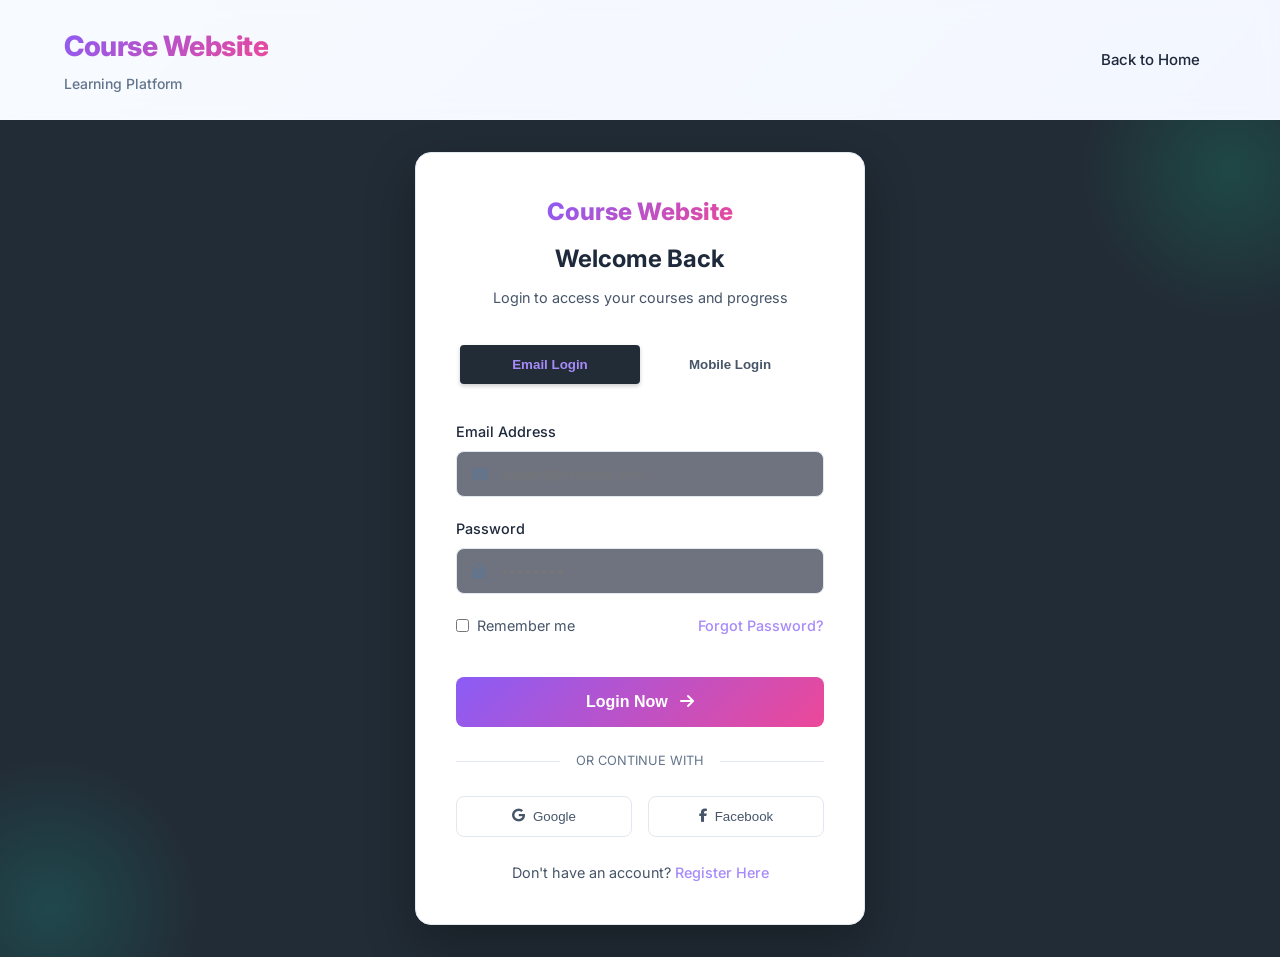
<file: pages/login.html>
<!DOCTYPE html>
<html lang="en">

<head>
    <meta charset="UTF-8">
    <meta name="viewport" content="width=device-width, initial-scale=1.0">
    <title>Login - Course Website</title>
    <link rel="stylesheet" href="../css/style.css">
    <link href="https://fonts.googleapis.com/css2?family=Inter:wght@300;400;500;600;700;800&display=swap"
        rel="stylesheet">
    <link rel="stylesheet" href="https://cdnjs.cloudflare.com/ajax/libs/font-awesome/6.4.0/css/all.min.css">
    <style>
        .auth-container {
            min-height: 80vh;
            display: flex;
            align-items: center;
            justify-content: center;
            padding: 2rem 1rem;
            background: var(--dark-bg);
            position: relative;
            overflow: hidden;
        }

        /* Background decorations */
        .auth-container::before {
            content: '';
            position: absolute;
            top: -100px;
            right: -100px;
            width: 300px;
            height: 300px;
            background: radial-gradient(circle, rgba(16, 185, 129, 0.2) 0%, transparent 70%);
            border-radius: 50%;
            z-index: 1;
        }

        .auth-container::after {
            content: '';
            position: absolute;
            bottom: -100px;
            left: -100px;
            width: 300px;
            height: 300px;
            background: radial-gradient(circle, rgba(20, 184, 166, 0.2) 0%, transparent 70%);
            border-radius: 50%;
            z-index: 1;
        }

        .auth-card {
            background: var(--dark-card);
            border: 1px solid var(--dark-border);
            border-radius: 1rem;
            width: 100%;
            max-width: 450px;
            padding: 2.5rem;
            position: relative;
            z-index: 2;
            box-shadow: var(--shadow-xl);
            animation: slideUp 0.5s ease-out;
        }

        @keyframes slideUp {
            from {
                opacity: 0;
                transform: translateY(20px);
            }

            to {
                opacity: 1;
                transform: translateY(0);
            }
        }

        .auth-header {
            text-align: center;
            margin-bottom: 2rem;
        }

        .auth-logo {
            font-size: 1.5rem;
            font-weight: 800;
            background: var(--gradient-primary);
            -webkit-background-clip: text;
            background-clip: text;
            -webkit-text-fill-color: transparent;
            margin-bottom: 0.5rem;
            display: inline-block;
        }

        .auth-title {
            color: var(--text-primary);
            font-size: 1.5rem;
            margin-bottom: 0.5rem;
        }

        .auth-subtitle {
            color: var(--text-secondary);
            font-size: 0.9rem;
        }

        /* Tabs */
        .auth-tabs {
            display: flex;
            background: rgba(255, 255, 255, 0.05);
            padding: 0.25rem;
            border-radius: 0.5rem;
            margin-bottom: 2rem;
        }

        .auth-tab {
            flex: 1;
            padding: 0.75rem;
            text-align: center;
            border: none;
            background: transparent;
            color: var(--text-secondary);
            font-weight: 600;
            cursor: pointer;
            border-radius: 0.25rem;
            transition: all 0.3s ease;
        }

        .auth-tab.active {
            background: var(--dark-bg);
            color: var(--primary-light);
            box-shadow: 0 2px 4px rgba(0, 0, 0, 0.2);
        }

        /* Form */
        .form-group {
            margin-bottom: 1.25rem;
        }

        .form-label {
            display: block;
            color: var(--text-primary);
            margin-bottom: 0.5rem;
            font-size: 0.9rem;
            font-weight: 500;
        }

        .form-input-wrapper {
            position: relative;
        }

        .form-input-wrapper i {
            position: absolute;
            left: 1rem;
            top: 50%;
            transform: translateY(-50%);
            color: var(--text-muted);
            transition: color 0.3s ease;
        }

        .form-input {
            width: 100%;
            padding: 0.875rem 1rem 0.875rem 2.75rem;
            background: rgba(15, 23, 42, 0.6);
            border: 1px solid var(--dark-border);
            border-radius: 0.5rem;
            color: white;
            font-family: inherit;
            transition: all 0.3s ease;
        }

        .form-input:focus {
            outline: none;
            border-color: var(--primary-color);
            box-shadow: 0 0 0 3px rgba(16, 185, 129, 0.1);
        }

        .form-input:focus+i {
            color: var(--primary-color);
        }

        .auth-btn {
            width: 100%;
            padding: 1rem;
            background: var(--gradient-primary);
            border: none;
            border-radius: 0.5rem;
            color: white;
            font-weight: 600;
            font-size: 1rem;
            cursor: pointer;
            transition: transform 0.2s, box-shadow 0.2s;
            margin-top: 1rem;
        }

        .auth-btn:hover {
            transform: translateY(-2px);
            box-shadow: var(--shadow-glow);
        }

        .auth-footer {
            margin-top: 1.5rem;
            text-align: center;
            color: var(--text-secondary);
            font-size: 0.9rem;
        }

        .auth-link {
            color: var(--primary-light);
            text-decoration: none;
            font-weight: 500;
        }

        .auth-link:hover {
            text-decoration: underline;
        }

        .divider {
            display: flex;
            align-items: center;
            margin: 1.5rem 0;
            color: var(--text-muted);
            font-size: 0.8rem;
        }

        .divider::before,
        .divider::after {
            content: '';
            flex: 1;
            height: 1px;
            background: var(--dark-border);
        }

        .divider span {
            padding: 0 1rem;
        }

        .social-login {
            display: flex;
            gap: 1rem;
        }

        .social-btn {
            flex: 1;
            padding: 0.75rem;
            background: transparent;
            border: 1px solid var(--dark-border);
            border-radius: 0.5rem;
            color: var(--text-secondary);
            cursor: pointer;
            display: flex;
            align-items: center;
            justify-content: center;
            gap: 0.5rem;
            transition: all 0.3s ease;
        }

        .social-btn:hover {
            background: rgba(255, 255, 255, 0.05);
            border-color: var(--text-secondary);
            color: white;
        }
    </style>
</head>

<body>
    <header class="header">
        <div class="container">
            <div class="nav-wrapper">
                <div class="logo">
                    <h2>Course Website</h2>
                    <p>Learning Platform</p>
                </div>
                <!-- Only Home link needed here for clean auth page -->
                <nav class="nav-menu" style="display: block;">
                    <ul>
                        <li><a href="../index.html">Back to Home</a></li>
                    </ul>
                </nav>
            </div>
        </div>
    </header>

    <div class="auth-container">
        <div class="auth-card">
            <div class="auth-header">
                <div class="auth-logo">Course Website</div>
                <h1 class="auth-title">Welcome Back</h1>
                <p class="auth-subtitle">Login to access your courses and progress</p>
            </div>

            <!-- Toggle Buttons -->
            <div class="auth-tabs">
                <button class="auth-tab active" id="tabEmail" onclick="switchTab('email')">Email Login</button>
                <button class="auth-tab" id="tabMobile" onclick="switchTab('mobile')">Mobile Login</button>
            </div>

            <!-- Login Form -->
            <form id="loginForm" onsubmit="handleLogin(event)">
                <!-- Email Field (Default) -->
                <div class="form-group" id="emailGroup">
                    <label class="form-label">Email Address</label>
                    <div class="form-input-wrapper">
                        <input type="email" class="form-input" placeholder="student@example.com" required>
                        <i class="fas fa-envelope"></i>
                    </div>
                </div>

                <!-- Mobile Field (Hidden by default) -->
                <div class="form-group" id="mobileGroup" style="display: none;">
                    <label class="form-label">Mobile Number</label>
                    <div class="form-input-wrapper">
                        <input type="tel" class="form-input" placeholder="+91 XXXXX XXXXX">
                        <i class="fas fa-phone"></i>
                    </div>
                </div>

                <div class="form-group">
                    <label class="form-label">Password</label>
                    <div class="form-input-wrapper">
                        <input type="password" class="form-input" placeholder="••••••••" required>
                        <i class="fas fa-lock"></i>
                    </div>
                </div>

                <div
                    style="display: flex; justify-content: space-between; align-items: center; margin-bottom: 1.5rem; font-size: 0.9rem;">
                    <label
                        style="display: flex; align-items: center; gap: 0.5rem; color: var(--text-secondary); cursor: pointer;">
                        <input type="checkbox" style="accent-color: var(--primary-color);"> Remember me
                    </label>
                    <a href="#" class="auth-link">Forgot Password?</a>
                </div>

                <button type="submit" class="auth-btn">
                    Login Now <i class="fas fa-arrow-right" style="margin-left: 0.5rem;"></i>
                </button>
            </form>

            <div class="divider">
                <span>OR CONTINUE WITH</span>
            </div>

            <div class="social-login">
                <button class="social-btn">
                    <i class="fab fa-google"></i> Google
                </button>
                <button class="social-btn">
                    <i class="fab fa-facebook-f"></i> Facebook
                </button>
            </div>

            <div class="auth-footer">
                Don't have an account? <a href="#" class="auth-link">Register Here</a>
            </div>
        </div>
    </div>

    <script>
        function switchTab(type) {
            const emailGroup = document.getElementById('emailGroup');
            const mobileGroup = document.getElementById('mobileGroup');
            const tabEmail = document.getElementById('tabEmail');
            const tabMobile = document.getElementById('tabMobile');
            const emailInput = emailGroup.querySelector('input');
            const mobileInput = mobileGroup.querySelector('input');

            if (type === 'mobile') {
                emailGroup.style.display = 'none';
                mobileGroup.style.display = 'block';
                tabEmail.classList.remove('active');
                tabMobile.classList.add('active');

                emailInput.removeAttribute('required');
                mobileInput.setAttribute('required', 'true');
            } else {
                mobileGroup.style.display = 'none';
                emailGroup.style.display = 'block';
                tabMobile.classList.remove('active');
                tabEmail.classList.add('active');

                mobileInput.removeAttribute('required');
                emailInput.setAttribute('required', 'true');
            }
        }

        function handleLogin(e) {
            e.preventDefault();
            const btn = e.target.querySelector('button[type="submit"]');
            const originalText = btn.innerHTML;

            // Simulation
            btn.innerHTML = '<i class="fas fa-spinner fa-spin"></i> Logging in...';
            btn.style.opacity = '0.8';

            setTimeout(() => {
                btn.innerHTML = 'Success! Redirecting...';
                btn.style.background = 'var(--primary-dark)';

                setTimeout(() => {
                    // Redirect to home/dashboard
                    window.location.href = '../index.html';
                }, 1000);
            }, 1500);
        }
    </script>
</body>

</html>
</file>
<file: css/style.css>
/* Reset and Base Styles */
* {
    margin: 0;
    padding: 0;
    box-sizing: border-box;
}

:root {
    /* Primary Colors - Purple/Pink Theme */
    --primary-color: #8b5cf6;
    /* Violet */
    --primary-dark: #7c3aed;
    --primary-light: #a78bfa;

    /* Secondary Colors - Pink/Blue Accent */
    --secondary-color: #ec4899;
    /* Pink */
    --secondary-dark: #db2777;

    /* Neutral Colors - Light Theme with Dark Elements */
    --body-bg: linear-gradient(135deg, #eff6ff 0%, #e0e7ff 100%);
    --dark-bg: #222C36;
    /* Used for Header and Footer */
    --dark-card: #ffffff;
    /* Card backgrounds */
    --dark-border: #e2e8f0;
    --text-primary: #1e293b;
    --text-secondary: #475569;
    --text-muted: #64748b;
    --header-footer-text: #f8fafc;

    /* Gradients - Purple, Pink & Blue */
    --gradient-primary: linear-gradient(135deg, #8b5cf6 0%, #ec4899 100%);
    --gradient-secondary: linear-gradient(135deg, #ec4899 0%, #3b82f6 100%);
    --gradient-accent: linear-gradient(135deg, #a78bfa 0%, #60a5fa 100%);
    --gradient-hero: linear-gradient(135deg, #8b5cf6 0%, #ec4899 50%, #3b82f6 100%);

    /* Spacing */
    --container-width: 1200px;
    --spacing-xs: 0.5rem;
    --spacing-sm: 1rem;
    --spacing-md: 1.5rem;
    --spacing-lg: 2rem;
    --spacing-xl: 3rem;
    --spacing-2xl: 4rem;

    /* Typography */
    --font-family: 'Inter', -apple-system, BlinkMacSystemFont, 'Segoe UI', Roboto, sans-serif;
    --font-size-base: 16px;

    /* Shadows */
    --shadow-sm: 0 2px 4px rgba(0, 0, 0, 0.1);
    --shadow-md: 0 4px 12px rgba(0, 0, 0, 0.15);
    --shadow-lg: 0 10px 30px rgba(0, 0, 0, 0.2);
    --shadow-xl: 0 20px 50px rgba(0, 0, 0, 0.3);
    --shadow-glow: 0 0 20px rgba(139, 92, 246, 0.3);

    /* Border Radius */
    --radius-sm: 0.375rem;
    --radius-md: 0.5rem;
    --radius-lg: 0.75rem;
    --radius-xl: 1rem;
    --radius-2xl: 1.5rem;

    /* Transitions */
    --transition-fast: 0.15s ease;
    --transition-base: 0.3s ease;
    --transition-slow: 0.5s ease;
}

body {
    font-family: var(--font-family);
    font-size: var(--font-size-base);
    line-height: 1.6;
    color: var(--text-primary);
    background: var(--body-bg);
    overflow-x: hidden;
}

.container {
    max-width: var(--container-width);
    margin: 0 auto;
    padding: 0 var(--spacing-md);
}

.header {
    background: rgba(255, 255, 255, 0.5);
    backdrop-filter: blur(10px);
    border-bottom: 1px solid rgba(255, 255, 255, 0.2);
    position: sticky;
    top: 0;
    z-index: 1000;
}

.nav-wrapper {
    display: flex;
    justify-content: space-between;
    align-items: center;
    padding: var(--spacing-md) 0;
}

.logo h2 {
    font-size: 1.75rem;
    font-weight: 800;
    background: var(--gradient-primary);
    -webkit-background-clip: text;
    -webkit-text-fill-color: transparent;
    background-clip: text;
    margin-bottom: 0.25rem;
    letter-spacing: -0.5px;
}

.logo p {
    font-size: 0.875rem;
    color: var(--text-muted);
    font-weight: 500;
}

.nav-menu ul {
    display: flex;
    list-style: none;
    gap: var(--spacing-md);
}

.nav-menu a {
    color: var(--text-primary);
    text-decoration: none;
    font-weight: 500;
    font-size: 0.9375rem;
    padding: var(--spacing-xs) var(--spacing-sm);
    border-radius: var(--radius-md);
    transition: all var(--transition-base);
    position: relative;
}

.nav-menu a::after {
    content: '';
    position: absolute;
    bottom: 0;
    left: 50%;
    width: 0;
    height: 2px;
    background: var(--gradient-primary);
    transform: translateX(-50%);
    transition: width var(--transition-base);
}

.nav-menu a:hover,
.nav-menu a.active {
    color: var(--primary-light);
}

.nav-menu a:hover::after,
.nav-menu a.active::after {
    width: 80%;
}

.mobile-menu-toggle {
    display: none;
    flex-direction: column;
    gap: 0.375rem;
    cursor: pointer;
    padding: var(--spacing-xs);
}

.mobile-menu-toggle span {
    width: 1.75rem;
    height: 0.1875rem;
    background: var(--gradient-primary);
    border-radius: var(--radius-sm);
    transition: all var(--transition-base);
}

/* Hero Section */
.hero-section {
    padding: var(--spacing-2xl) 0;
    background: var(--gradient-hero);
    position: relative;
    overflow: hidden;
}

.hero-section::before {
    content: '';
    position: absolute;
    top: -50%;
    right: -20%;
    width: 600px;
    height: 600px;
    background: radial-gradient(circle, rgba(139, 92, 246, 0.2) 0%, transparent 70%);
    border-radius: 50%;
    animation: float 6s ease-in-out infinite;
}

.hero-section::after {
    content: '';
    position: absolute;
    bottom: -30%;
    left: -10%;
    width: 400px;
    height: 400px;
    background: radial-gradient(circle, rgba(236, 72, 153, 0.2) 0%, transparent 70%);
    border-radius: 50%;
    animation: float 8s ease-in-out infinite reverse;
}

@keyframes float {

    0%,
    100% {
        transform: translateY(0) rotate(0deg);
    }

    50% {
        transform: translateY(-20px) rotate(5deg);
    }
}

.hero-content {
    display: flex;
    justify-content: space-between;
    align-items: center;
    gap: var(--spacing-xl);
    position: relative;
    z-index: 1;
}

.hero-text {
    flex: 1;
}

.hero-title {
    font-size: 3.5rem;
    font-weight: 800;
    margin-bottom: var(--spacing-md);
    line-height: 1.2;
    letter-spacing: -1px;
    text-shadow: 0 4px 12px rgba(0, 0, 0, 0.3);
}

.hero-subtitle {
    font-size: 1.375rem;
    color: var(--text-secondary);
    font-weight: 400;
    margin-bottom: var(--spacing-lg);
}

.hero-image {
    flex: 1;
    display: flex;
    justify-content: center;
    align-items: center;
}

.hero-image img {
    width: 100%;
    max-width: 500px;
    filter: drop-shadow(0 20px 40px rgba(0, 0, 0, 0.3));
    animation: bounce 3s ease-in-out infinite;
}

@keyframes bounce {

    0%,
    100% {
        transform: translateY(0);
    }

    50% {
        transform: translateY(-15px);
    }
}

/* CTA Section */
.cta-section {
    padding: var(--spacing-2xl) 0;
    background: transparent;
    text-align: center;
}

.cta-content h2 {
    font-size: 2.5rem;
    font-weight: 700;
    margin-bottom: var(--spacing-md);
    background: var(--gradient-accent);
    -webkit-background-clip: text;
    -webkit-text-fill-color: transparent;
    background-clip: text;
}

.cta-content p {
    font-size: 1.125rem;
    color: var(--text-secondary);
    margin-bottom: var(--spacing-lg);
}

.btn {
    display: inline-block;
    padding: var(--spacing-md) var(--spacing-xl);
    border-radius: var(--radius-lg);
    text-decoration: none;
    font-weight: 600;
    font-size: 1.0625rem;
    transition: all var(--transition-base);
    border: none;
    cursor: pointer;
    position: relative;
    overflow: hidden;
}

.btn::before {
    content: '';
    position: absolute;
    top: 0;
    left: -100%;
    width: 100%;
    height: 100%;
    background: linear-gradient(90deg, transparent, rgba(255, 255, 255, 0.2), transparent);
    transition: left 0.5s;
}

.btn:hover::before {
    left: 100%;
}

.btn-primary {
    background: var(--gradient-primary);
    color: white;
    box-shadow: 0 4px 15px rgba(139, 92, 246, 0.4);
}

.btn-primary:hover {
    transform: translateY(-2px);
    box-shadow: 0 6px 25px rgba(139, 92, 246, 0.6);
}

/* Stats Section */
.stats-section {
    padding: var(--spacing-2xl) 0;
    background: transparent;
}

.stats-grid {
    display: grid;
    grid-template-columns: repeat(auto-fit, minmax(250px, 1fr));
    gap: var(--spacing-lg);
}

.stat-card {
    background: var(--dark-card);
    padding: var(--spacing-xl);
    border-radius: var(--radius-xl);
    text-align: center;
    border: 1px solid var(--dark-border);
    transition: all var(--transition-base);
    position: relative;
    overflow: hidden;
}

.stat-card::before {
    content: '';
    position: absolute;
    top: 0;
    left: 0;
    width: 100%;
    height: 100%;
    background: var(--gradient-primary);
    opacity: 0;
    transition: opacity var(--transition-base);
}

.stat-card:hover {
    transform: translateY(-8px);
    box-shadow: var(--shadow-xl);
    border-color: var(--primary-color);
}

.stat-card:hover::before {
    opacity: 0.1;
}

.stat-icon {
    font-size: 3rem;
    margin-bottom: var(--spacing-md);
    background: var(--gradient-primary);
    -webkit-background-clip: text;
    -webkit-text-fill-color: transparent;
    background-clip: text;
    position: relative;
    z-index: 1;
}

.stat-number {
    font-size: 2.5rem;
    font-weight: 800;
    color: var(--text-primary);
    margin-bottom: var(--spacing-xs);
    position: relative;
    z-index: 1;
}

.stat-label {
    font-size: 1.125rem;
    color: var(--text-secondary);
    font-weight: 500;
    position: relative;
    z-index: 1;
}

/* Footer */
.footer {
    background: #000000;
    padding: var(--spacing-2xl) 0 var(--spacing-md);
    border-top: 1px solid rgba(255, 255, 255, 0.1);
}

.footer-content {
    display: grid;
    grid-template-columns: 2fr 1fr 1fr 1fr;
    gap: var(--spacing-xl);
    margin-bottom: var(--spacing-xl);
}

.footer-column h3 {
    font-size: 1.5rem;
    font-weight: 700;
    margin-bottom: var(--spacing-sm);
    background: var(--gradient-primary);
    -webkit-background-clip: text;
    -webkit-text-fill-color: transparent;
    background-clip: text;
}

.footer-column h4 {
    font-size: 1.125rem;
    font-weight: 600;
    margin-bottom: var(--spacing-md);
    color: #ffffff;
}

.footer-column p {
    color: #e2e8f0;
}

.footer-tagline {
    font-size: 0.875rem;
    color: #e2e8f0;
    margin-bottom: var(--spacing-md);
    font-weight: 500;
}

.footer-description {
    font-size: 0.9375rem;
    color: #cbd5e1;
    margin-bottom: var(--spacing-sm);
    line-height: 1.7;
}

.organizations {
    font-size: 0.9375rem;
    color: var(--primary-light);
    font-weight: 600;
    margin-bottom: var(--spacing-sm);
}

.footer-motto {
    font-size: 1rem;
    color: #ffffff;
    font-weight: 700;
    margin-top: var(--spacing-md);
    margin-bottom: var(--spacing-md);
}

.footer-contact {
    margin-top: var(--spacing-md);
}

.footer-contact p {
    margin-bottom: var(--spacing-xs);
    display: flex;
    align-items: center;
    gap: var(--spacing-sm);
    font-size: 0.9375rem;
}

.footer-contact i {
    color: var(--primary-color);
}

.footer-contact a {
    color: #cbd5e1;
    text-decoration: none;
    transition: color var(--transition-base);
}

.footer-contact a:hover {
    color: var(--primary-light);
}

.footer-links {
    list-style: none;
}

.footer-links li {
    margin-bottom: var(--spacing-sm);
}

.footer-links a {
    color: #cbd5e1;
    text-decoration: none;
    transition: all var(--transition-base);
    display: inline-block;
}

.footer-links a:hover {
    color: var(--primary-light);
    transform: translateX(5px);
}

.social-links {
    display: flex;
    gap: var(--spacing-sm);
    margin-top: var(--spacing-md);
}

.social-icon {
    width: 2.5rem;
    height: 2.5rem;
    border-radius: 50%;
    background: rgba(255, 255, 255, 0.05);
    border: 1px solid rgba(255, 255, 255, 0.1);
    display: flex;
    align-items: center;
    justify-content: center;
    color: #ffffff;
    text-decoration: none;
    transition: all var(--transition-base);
}

.social-icon:hover {
    background: var(--gradient-primary);
    color: white;
    transform: translateY(-3px);
    box-shadow: var(--shadow-glow);
}

.app-button {
    display: inline-block;
    margin-top: var(--spacing-md);
}

.app-button img {
    height: 3.125rem;
    transition: transform var(--transition-base);
}

.app-button:hover img {
    transform: scale(1.05);
}

.footer-bottom {
    border-top: 1px solid rgba(255, 255, 255, 0.1);
    padding-top: var(--spacing-md);
    margin-top: var(--spacing-xl);
    display: flex;
    justify-content: space-between;
    align-items: center;
    flex-wrap: wrap;
    gap: var(--spacing-md);
}

.footer-bottom p {
    color: #94a3b8;
    font-size: 0.9375rem;
}

.footer-bottom-links {
    display: flex;
    gap: var(--spacing-md);
}

.footer-bottom-links a {
    color: #cbd5e1;
    text-decoration: none;
    font-size: 0.9375rem;
    transition: color var(--transition-base);
}

.footer-bottom-links a:hover {
    color: var(--primary-light);
}

.crafted-by a {
    color: var(--primary-light);
    text-decoration: none;
    font-weight: 600;
    transition: color var(--transition-base);
}

.crafted-by a:hover {
    color: var(--primary-color);
}

/* Content Page Styles */
.page-header {
    padding: var(--spacing-2xl) 0;
    background: var(--gradient-primary);
    text-align: center;
}

.page-header h1 {
    font-size: 3rem;
    font-weight: 800;
    margin-bottom: var(--spacing-md);
}

.page-content {
    padding: var(--spacing-2xl) 0;
    background: transparent;
}

.content-section {
    margin-bottom: var(--spacing-xl);
}

.content-section h2 {
    font-size: 2rem;
    font-weight: 700;
    margin-bottom: var(--spacing-md);
    background: var(--gradient-accent);
    -webkit-background-clip: text;
    -webkit-text-fill-color: transparent;
    background-clip: text;
}

.content-section p {
    font-size: 1.0625rem;
    color: var(--text-secondary);
    line-height: 1.8;
    margin-bottom: var(--spacing-md);
}

/* Responsive Design */
@media (max-width: 1024px) {
    .footer-content {
        grid-template-columns: 1fr 1fr;
    }

    .hero-title {
        font-size: 2.5rem;
    }
}

@media (max-width: 768px) {
    .mobile-menu-toggle {
        display: flex;
    }

    .nav-menu {
        position: fixed;
        top: 80px;
        left: -100%;
        width: 100%;
        background: rgba(255, 255, 255, 0.95);
        backdrop-filter: blur(10px);
        padding: var(--spacing-lg);
        transition: left var(--transition-base);
        box-shadow: var(--shadow-lg);
    }

    .nav-menu.active {
        left: 0;
    }

    .nav-menu ul {
        flex-direction: column;
        gap: var(--spacing-md);
    }

    .hero-content {
        flex-direction: column;
        text-align: center;
    }

    .hero-title {
        font-size: 2rem;
    }

    .hero-subtitle {
        font-size: 1.125rem;
    }

    .stats-grid {
        grid-template-columns: repeat(2, 1fr);
    }

    .footer-content {
        grid-template-columns: 1fr;
    }

    .footer-bottom {
        flex-direction: column;
        text-align: center;
    }
}

@media (max-width: 480px) {
    .hero-title {
        font-size: 1.75rem;
    }

    .cta-content h2 {
        font-size: 1.75rem;
    }

    .stats-grid {
        grid-template-columns: 1fr;
    }

    .stat-number {
        font-size: 2rem;
    }
}

/* CSS for Cards and Grids */

/* Grid Layout */
.grid-container {
    display: grid;
    grid-template-columns: repeat(auto-fill, minmax(300px, 1fr));
    gap: var(--spacing-lg);
    margin-top: var(--spacing-lg);
}

/* Common Card Styles */
.card {
    background: var(--dark-card);
    border: 1px solid var(--dark-border);
    border-radius: var(--radius-lg);
    overflow: hidden;
    transition: all var(--transition-base);
    position: relative;
    display: flex;
    flex-direction: column;
}

.card:hover {
    transform: translateY(-5px);
    box-shadow: var(--shadow-lg);
    border-color: var(--primary-color);
}

/* Course Card */
.course-card .card-image {
    height: 180px;
    background: #f1f5f9;
    position: relative;
    overflow: hidden;
}

.course-card .card-image img {
    width: 100%;
    height: 100%;
    object-fit: cover;
    transition: transform var(--transition-slow);
}

.course-card:hover .card-image img {
    transform: scale(1.05);
}

.course-card .badge {
    position: absolute;
    top: 10px;
    right: 10px;
    background: var(--gradient-primary);
    color: white;
    padding: 4px 10px;
    border-radius: 20px;
    font-size: 0.75rem;
    font-weight: 600;
    box-shadow: var(--shadow-sm);
}

.course-card .card-content {
    padding: var(--spacing-md);
    flex: 1;
    display: flex;
    flex-direction: column;
}

.course-card .card-category {
    color: var(--primary-light);
    font-size: 0.8125rem;
    font-weight: 600;
    text-transform: uppercase;
    margin-bottom: var(--spacing-xs);
}

.course-card .card-title {
    font-size: 1.125rem;
    font-weight: 700;
    margin-bottom: var(--spacing-xs);
    color: var(--text-primary);
}

.course-card .card-instructor {
    font-size: 0.875rem;
    color: var(--text-muted);
    margin-bottom: var(--spacing-sm);
}

.course-card .card-meta {
    display: flex;
    justify-content: space-between;
    align-items: center;
    margin-top: auto;
    padding-top: var(--spacing-sm);
    border-top: 1px solid var(--dark-border);
}

.course-card .price {
    font-size: 1.25rem;
    font-weight: 800;
    color: var(--text-primary);
}

.course-card .price span {
    font-size: 0.875rem;
    color: var(--text-muted);
    text-decoration: line-through;
    margin-left: 5px;
    font-weight: 400;
}

/* Quiz & Test Series Card */
.quiz-card {
    border-left: 4px solid var(--primary-color);
}

.quiz-card .card-content {
    padding: var(--spacing-md);
}

.quiz-card .card-header {
    display: flex;
    justify-content: space-between;
    align-items: flex-start;
    margin-bottom: var(--spacing-sm);
}

.quiz-card .icon-box {
    width: 40px;
    height: 40px;
    background: rgba(16, 185, 129, 0.1);
    border-radius: 8px;
    display: flex;
    align-items: center;
    justify-content: center;
    color: var(--primary-color);
    font-size: 1.25rem;
}

.quiz-card .card-title {
    font-size: 1.125rem;
    font-weight: 700;
    margin-bottom: var(--spacing-sm);
    color: var(--text-primary);
}

.quiz-card .card-info {
    display: flex;
    gap: var(--spacing-md);
    margin-bottom: var(--spacing-md);
    font-size: 0.875rem;
    color: var(--text-secondary);
}

.quiz-card .card-info i {
    color: var(--primary-light);
    margin-right: 5px;
}

/* Notes Card */
.note-card {
    text-align: center;
    padding: var(--spacing-lg) var(--spacing-md);
}

.note-card .file-icon {
    font-size: 3rem;
    margin-bottom: var(--spacing-md);
    background: var(--gradient-secondary);
    -webkit-background-clip: text;
    -webkit-text-fill-color: transparent;
    background-clip: text;
}

/* Button Styles for Cards */
.btn-sm {
    padding: 0.5rem 1rem;
    font-size: 0.875rem;
}

.btn-outline {
    background: transparent;
    border: 1px solid var(--primary-color);
    color: var(--primary-color);
}

.btn-outline:hover {
    background: var(--primary-color);
    color: white;
}

.btn-block {
    display: block;
    width: 100%;
    text-align: center;
}
</file>
